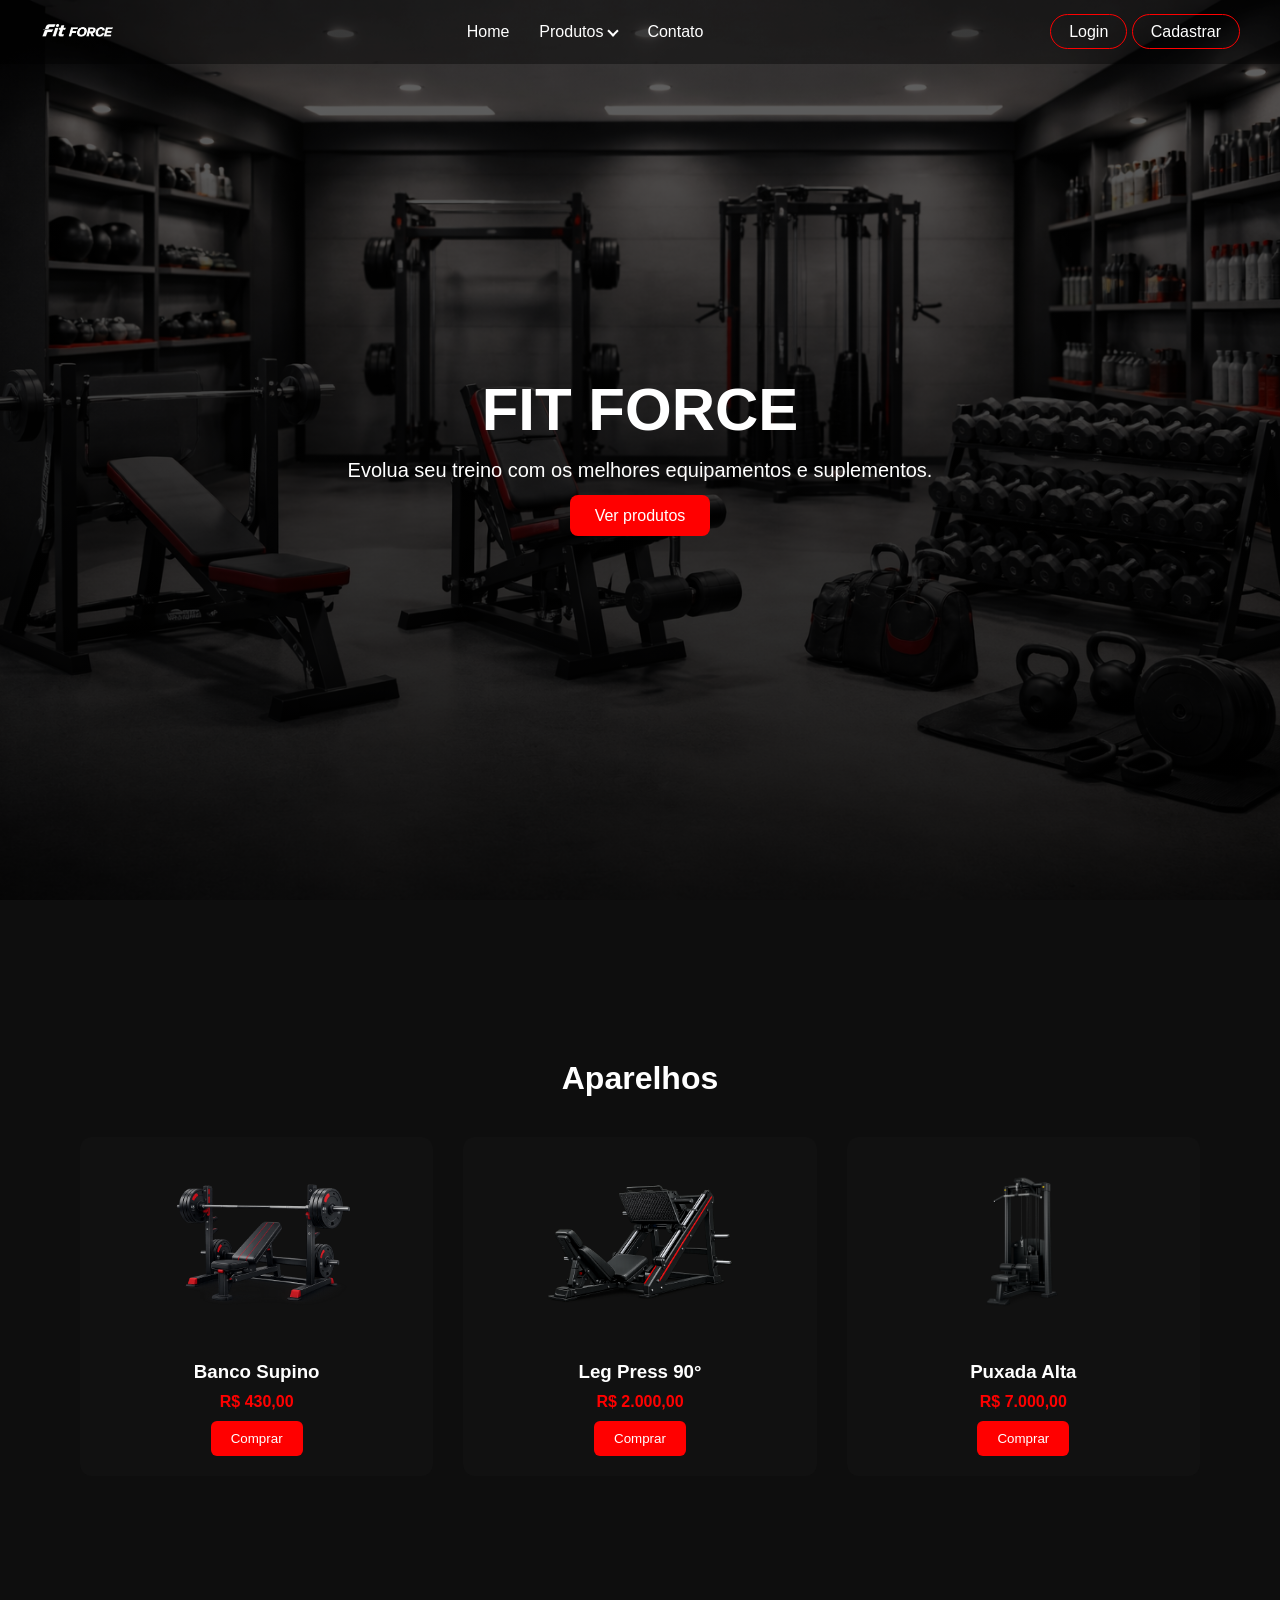
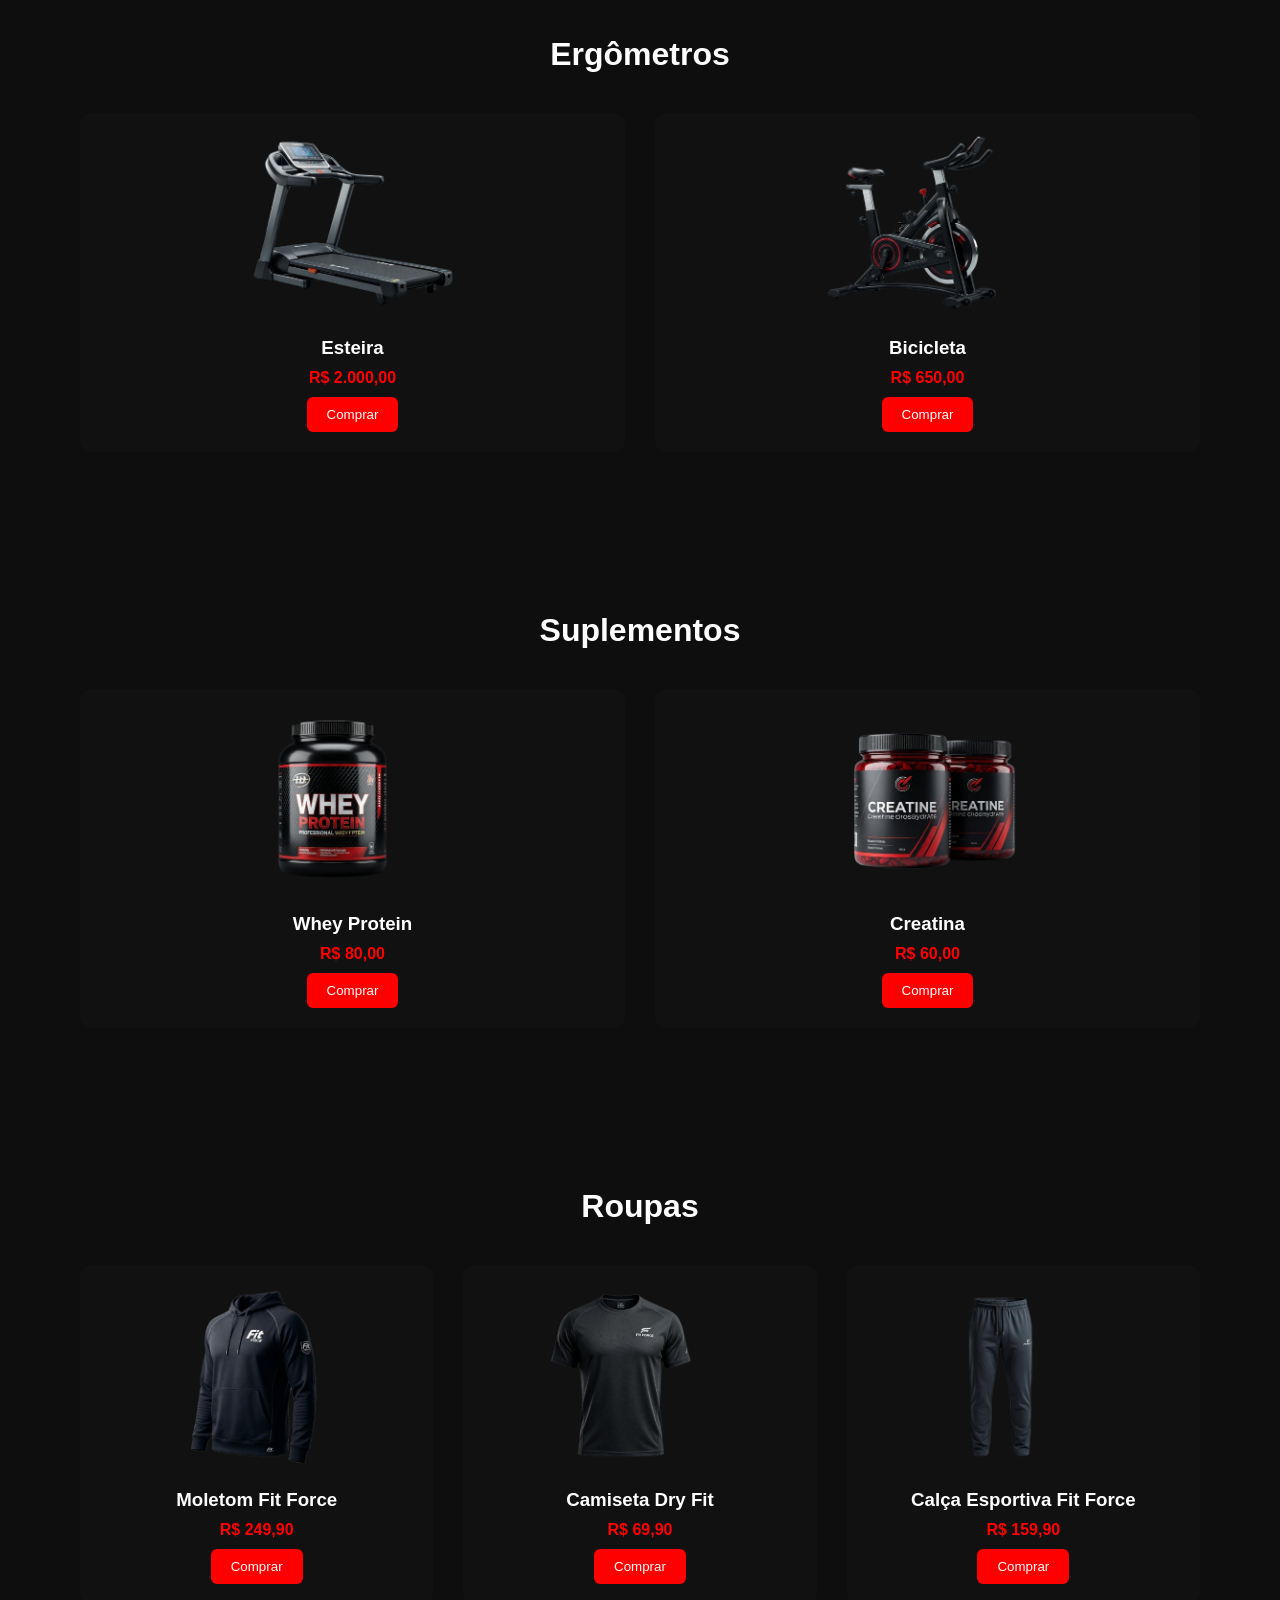
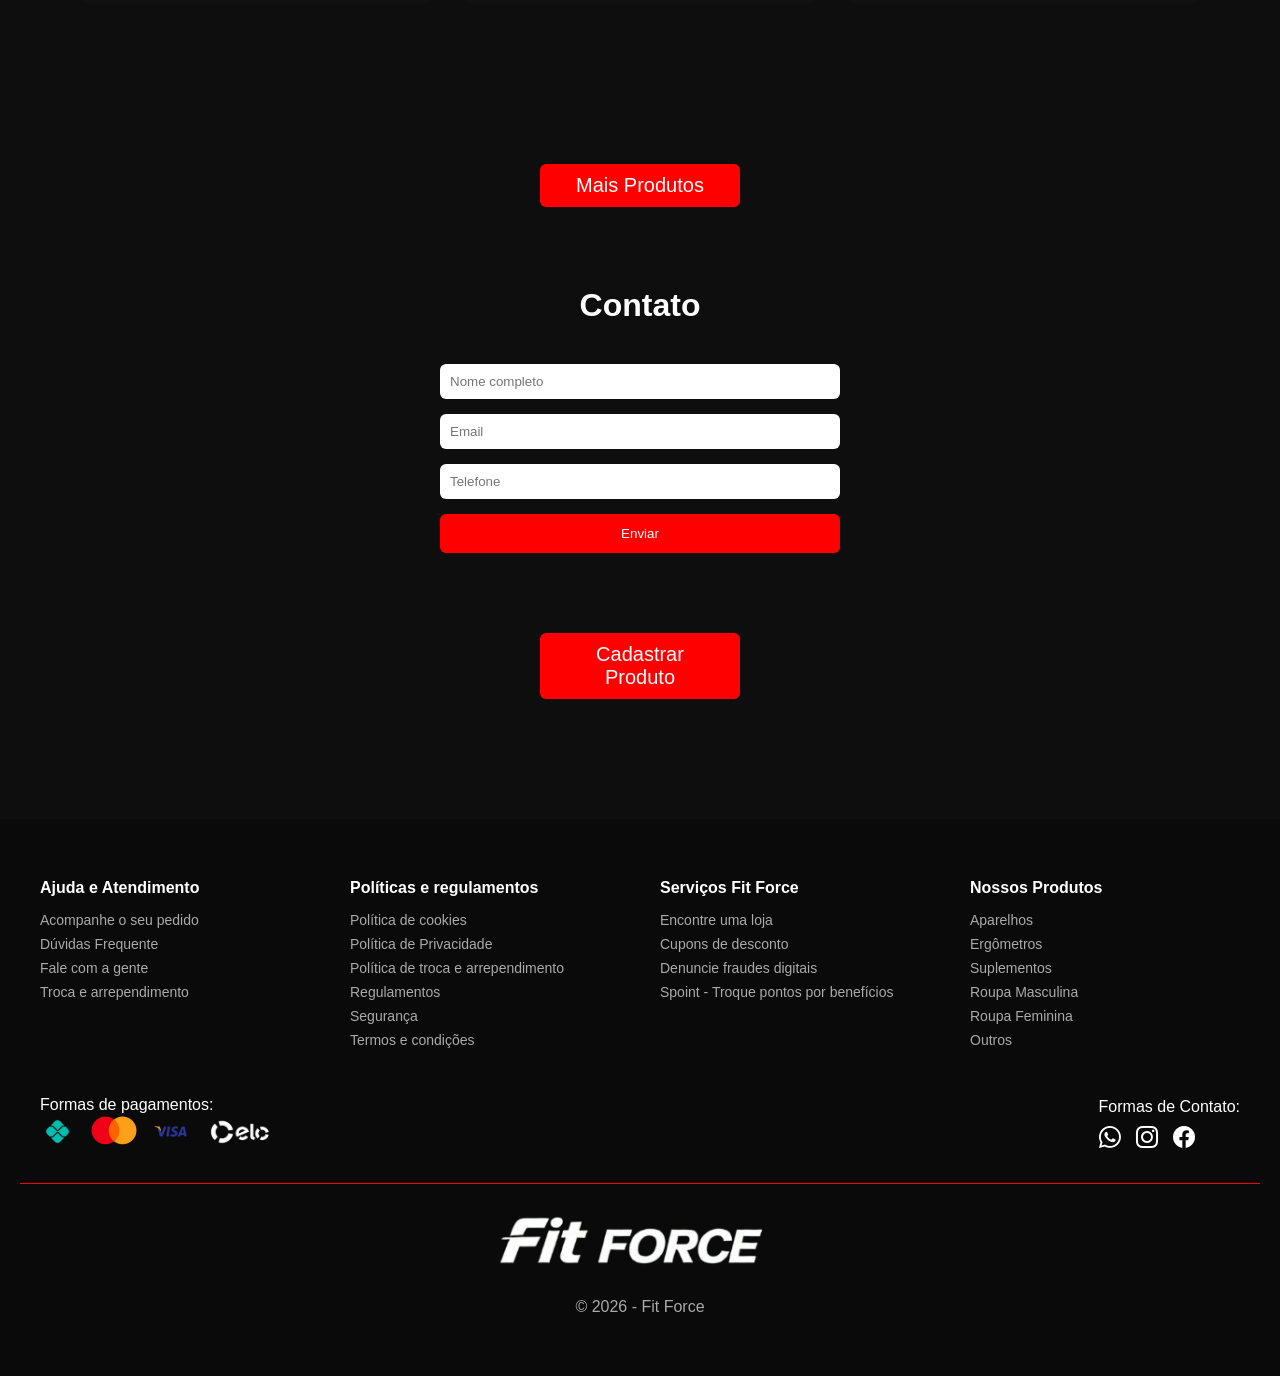
<file: index.html>
<!DOCTYPE html>
<html lang="pt-br">

<head>
  <meta charset="UTF-8">
  <meta name="viewport" content="width=device-width, initial-scale=1.0">
  <title>Fit Force</title>
  <link rel="stylesheet" href="css/style.css">
  <link rel="icon" href="imagens/logo.png">
  <link rel="stylesheet" href="https://cdn.jsdelivr.net/npm/bootstrap-icons@1.11.3/font/bootstrap-icons.min.css" />
</head>

<body>

  <header class="topo">
    <div class="topo-menu">
      <a href="#home">
        <img src="imagens/logo.png" class="logo" alt="Logo Fit Force">
      </a>

      <nav>
        <ul class="menu">
          <li><a href="index.html">Home</a></li>

          <li class="dropdown">
            <a href="#">Produtos<span class="arrow"></span></a>
            <ul class="dropdown-menu">
              <li><a href="#aparelhos">Aparelhos</a></li>
              <li><a href="#ergometros">Ergômetros</a></li>
              <li><a href="#suplementos">Suplementos</a></li>
              <li><a href="#roupas">Roupas</a></li>
              <li><a href="produtos.html">Outros</a></li>
          </li>
        </ul>


        <li><a href="#contato">Contato</a></li>
        </ul>
      </nav>

      <div class="topo-direito">
        <a href="login.html" class="login">Login</a>
        <a href="cadastrar.html" class="cadastrar">Cadastrar</a>
      </div>
    </div>
  </header>
  <section class="hero" id="home">
    <div class="hero-texto">
      <h1>FIT FORCE</h1>
      <p>Evolua seu treino com os melhores equipamentos e suplementos.</p>
      <a href="#produtos" class="btn">Ver produtos</a>
    </div>
  </section>

  <main>

    <section id="produtos">

      <section id="aparelhos">
        <h2>Aparelhos</h2>
        <div class="grid">

          <article class="produto">
            <img src="imagens/supino.png" alt="Banco supino">
            <h3>Banco Supino</h3>
            <p class="preco">R$ 430,00</p>
            <button>Comprar</button>
          </article>

          <article class="produto">
            <img src="imagens/leg.png" alt="Leg press 90 graus">
            <h3>Leg Press 90°</h3>
            <p class="preco">R$ 2.000,00</p>
            <button>Comprar</button>
          </article>

          <article class="produto">
            <img src="imagens/costas.png" alt="Puxada alta">
            <h3>Puxada Alta</h3>
            <p class="preco">R$ 7.000,00</p>
            <button>Comprar</button>
          </article>

        </div>
      </section>

      <section id="ergometros">
        <h2>Ergômetros</h2>
        <div class="grid">

          <article class="produto">
            <img src="imagens/esteira.png" alt="Esteira ergométrica">
            <h3>Esteira</h3>
            <p class="preco">R$ 2.000,00</p>
            <button>Comprar</button>
          </article>

          <article class="produto">
            <img src="imagens/bicicleta.png" alt="Bicicleta ergométrica">
            <h3>Bicicleta</h3>
            <p class="preco">R$ 650,00</p>
            <button>Comprar</button>
          </article>

        </div>
      </section>

      <section id="suplementos">
        <h2>Suplementos</h2>
        <div class="grid">

          <article class="produto">
            <img src="imagens/whey.png" alt="Whey protein">
            <h3>Whey Protein</h3>
            <p class="preco">R$ 80,00</p>
            <button>Comprar</button>
          </article>

          <article class="produto">
            <img src="imagens/creatina.png" alt="Creatina">
            <h3>Creatina</h3>
            <p class="preco">R$ 60,00</p>
            <button>Comprar</button>
          </article>

        </div>
      </section>

      <section id="roupas">
        <h2>Roupas</h2>
        <div class="grid">

          <article class="produto">
            <img src="imagens/moletom.png" alt="moletom">
            <h3>Moletom Fit Force</h3>
            <p class="preco">R$ 249,90</p>
            <button>Comprar</button>
          </article>
          <article class="produto">
            <img src="imagens/camiseta(m).png" alt="moletom">
            <h3>Camiseta Dry Fit</h3>
            <p class="preco">R$ 69,90</p>
            <button>Comprar</button>
          </article>
          <article class="produto">
            <img src="imagens/calca.png" alt="calca">
            <h3>Calça Esportiva Fit Force</h3>
            <p class="preco">R$ 159,90</p>
            <button>Comprar</button>
          </article>
        </div>
      </section>

    </section>

    <p class="saiba-mais"><a href="produtos.html">Mais Produtos</a></p>

    <section id="contato">
      <h2>Contato</h2>

      <form>
        <input type="text" name="nome" placeholder="Nome completo" required>
        <input type="email" name="email" placeholder="Email" required>
        <input type="text" name="telefone" placeholder="Telefone" required>

        <button type="submit">Enviar</button>
      </form>
    </section>

   <p class="saiba-mais"><a href="cadastrar-produto.html">Cadastrar Produto</a></p>

  </main>

  <footer>
    <div class="main-footer">
      <div class="container-footer">
        <div class="row">
          <div class="col-footer">
            <h4>Ajuda e Atendimento</h4>
            <ul class="lista">
              <li>Acompanhe o seu pedido</li>
              <li>Dúvidas Frequente</li>
              <li>Fale com a gente</li>
              <li>Troca e arrependimento</li>
            </ul>
          </div>
          <div class="col-footer">
            <h4>Políticas e regulamentos</h4>
            <ul>
              <li>Política de cookies</li>
              <li>Política de Privacidade</li>
              <li>Política de troca e arrependimento</li>
              <li>Regulamentos</li>
              <li>Segurança</li>
              <li>Termos e condições</li>
            </ul>
          </div>
          <div class="col-footer">
            <h4>Serviços Fit Force</h4>
            <ul>
              <li>Encontre uma loja</li>
              <li>Cupons de desconto</li>
              <li>Denuncie fraudes digitais</li>
              <li>Spoint - Troque pontos por benefícios</li>
            </ul>
          </div>
          <div class="col-footer">
            <h4>Nossos Produtos</h4>
            <ul>
              <li>Aparelhos</li>
              <li>Ergômetros</li>
              <li>Suplementos</li>
              <li>Roupa Masculina</li>
              <li>Roupa Feminina</li>
              <li>Outros</li>
            </ul>
          </div>

        </div>
        <div class="dor-footer">
          <div class="pagamento">
            <p>Formas de pagamentos:</p>
            <img src="imagens/pix.png">
            <img src="imagens/master-card.png">
            <img src="imagens/visa.png">
            <img src="imagens/elo.png">
          </div>
          <div class="contato">
            <p>Formas de Contato:</p>
            <div class="icons">
              <p><i class="bi bi-whatsapp"></i></p>
              <p><i class="bi bi-instagram"></i></p>
              <p><i class="bi bi-facebook"></i></p>
            </div>
          </div>
        </div>
      </div>
      <div class="barra">
        <div class="logo-footer">
          <img src="imagens/logo.png">
        </div>
        <p class="paragrafo-footer">© 2026 - Fit Force</p>
      </div>
  </footer>

  <script>
    window.onscroll = function () {
      const header = document.querySelector('.topo');

      if (window.scrollY > 350) {
        header.classList.add('scrolled');
      } else {
        header.classList.remove('scrolled');
      }
    };
  </script>

</body>

</html>
</file>
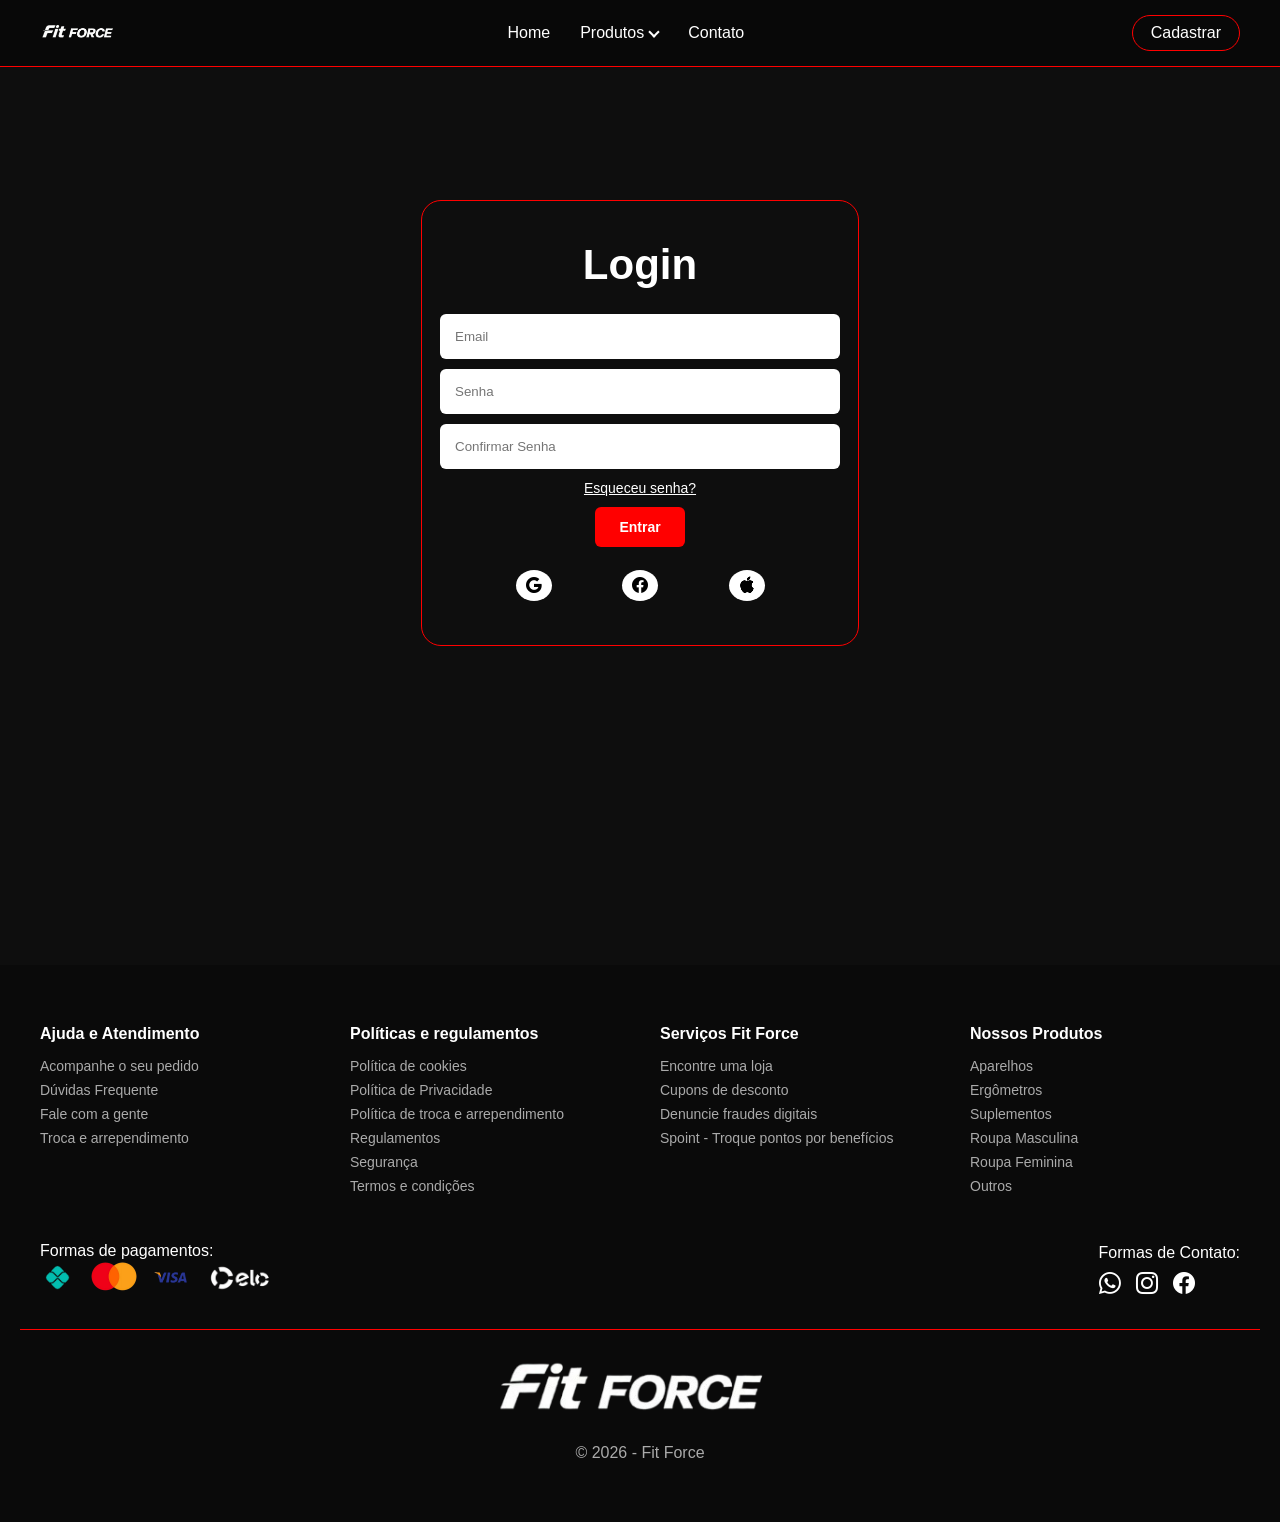
<file: login.html>
<!DOCTYPE html>
<html lang="pt-br">

<head>
    <meta charset="UTF-8">
    <meta name="viewport" content="width=device-width, initial-scale=1.0">
    <title>Login - Fit Foce</title>
    <link rel="stylesheet" href="css/login.css">
    <link rel="stylesheet" href="https://cdn.jsdelivr.net/npm/bootstrap-icons@1.11.3/font/bootstrap-icons.min.css" />
</head>

<body>
    <header class="topo">
        <div class="topo-menu">
            <a href="#home">
                <img src="imagens/logo.png" class="logo" alt="Logo Fit Force">
            </a>

            <nav>
                <ul class="menu">
                    <li><a href="index.html">Home</a></li>

                    <li class="dropdown">
                        <a href="#">Produtos<span class="arrow"></span></a>
                        <ul class="dropdown-menu">
                            <li><a href="#aparelhos">Aparelhos</a></li>
                            <li><a href="#ergometros">Ergômetros</a></li>
                            <li><a href="#suplementos">Suplementos</a></li>
                            <li><a href="produtos.html #roupas">Roupas</a></li>
                            <li><a href="produtos.html">Outros</a></li>
                        </ul>
                    </li>

                    <li><a href="index.html">Contato</a></li>
                </ul>
            </nav>

            <a href="cadastrar.html" class="cadastrar">Cadastrar</a>
        </div>
    </header>
    <main>
        <section class="login">
            <from>
                <h2>Login</h2>


                <input type="email" placeholder="Email">
                <input type="password" placeholder="Senha">
                <input type="password" placeholder="Confirmar Senha">

                <a href="#">Esqueceu senha?</a>

                <br>
                <button type="submit" class="botao"><a href="index.html">Entrar</a></button>
                <div class="opcoes">
                    <p> <i class="bi bi-google"></i></p>
                    <P><i class="bi bi-facebook"></i></P>
                    <p><i class="bi bi-apple"></i></p>
                </div>
            </from>
        </section>
    </main>
     <footer>
        <div class="main-footer">
            <div class="container-footer">
                <div class="row">
                    <div class="col-footer">
                        <h4>Ajuda e Atendimento</h4>
                        <ul class="lista">
                            <li>Acompanhe o seu pedido</li>
                            <li>Dúvidas Frequente</li>
                            <li>Fale com a gente</li>
                            <li>Troca e arrependimento</li>
                        </ul>
                    </div>
                    <div class="col-footer">
                        <h4>Políticas e regulamentos</h4>
                        <ul>
                            <li>Política de cookies</li>
                            <li>Política de Privacidade</li>
                            <li>Política de troca e arrependimento</li>
                            <li>Regulamentos</li>
                            <li>Segurança</li>
                            <li>Termos e condições</li>
                        </ul>
                    </div>
                    <div class="col-footer">
                        <h4>Serviços Fit Force</h4>
                        <ul>
                            <li>Encontre uma loja</li>
                            <li>Cupons de desconto</li>
                            <li>Denuncie fraudes digitais</li>
                            <li>Spoint - Troque pontos por benefícios</li>
                        </ul>
                    </div>
                    <div class="col-footer">
                        <h4>Nossos Produtos</h4>
                        <ul>
                            <li>Aparelhos</li>
                            <li>Ergômetros</li>
                            <li>Suplementos</li>
                            <li>Roupa Masculina</li>
                            <li>Roupa Feminina</li>
                            <li>Outros</li>
                        </ul>
                    </div>

                </div>
                <div class="dor-footer">
                    <div class="pagamento">
                        <p>Formas de pagamentos:</p>
                        <img src="imagens/pix.png">
                        <img src="imagens/master-card.png">
                        <img src="imagens/visa.png">
                        <img src="imagens/elo.png">
                    </div>
                    <div class="contato">
                        <p>Formas de Contato:</p>
                        <div class="icons">
                        <p><i class="bi bi-whatsapp"></i></p>
                        <p><i class="bi bi-instagram"></i></p>
                        <p><i class="bi bi-facebook"></i></p>
                    </div>
                    </div>
                </div>
            </div>
            <div class="barra">
                <div class="logo-footer">
                    <img src="imagens/logo.png">
                </div>
                <p class="paragrafo-footer">© 2026 - Fit Force</p>
            </div>
    </footer>
</body>

</html>
</file>
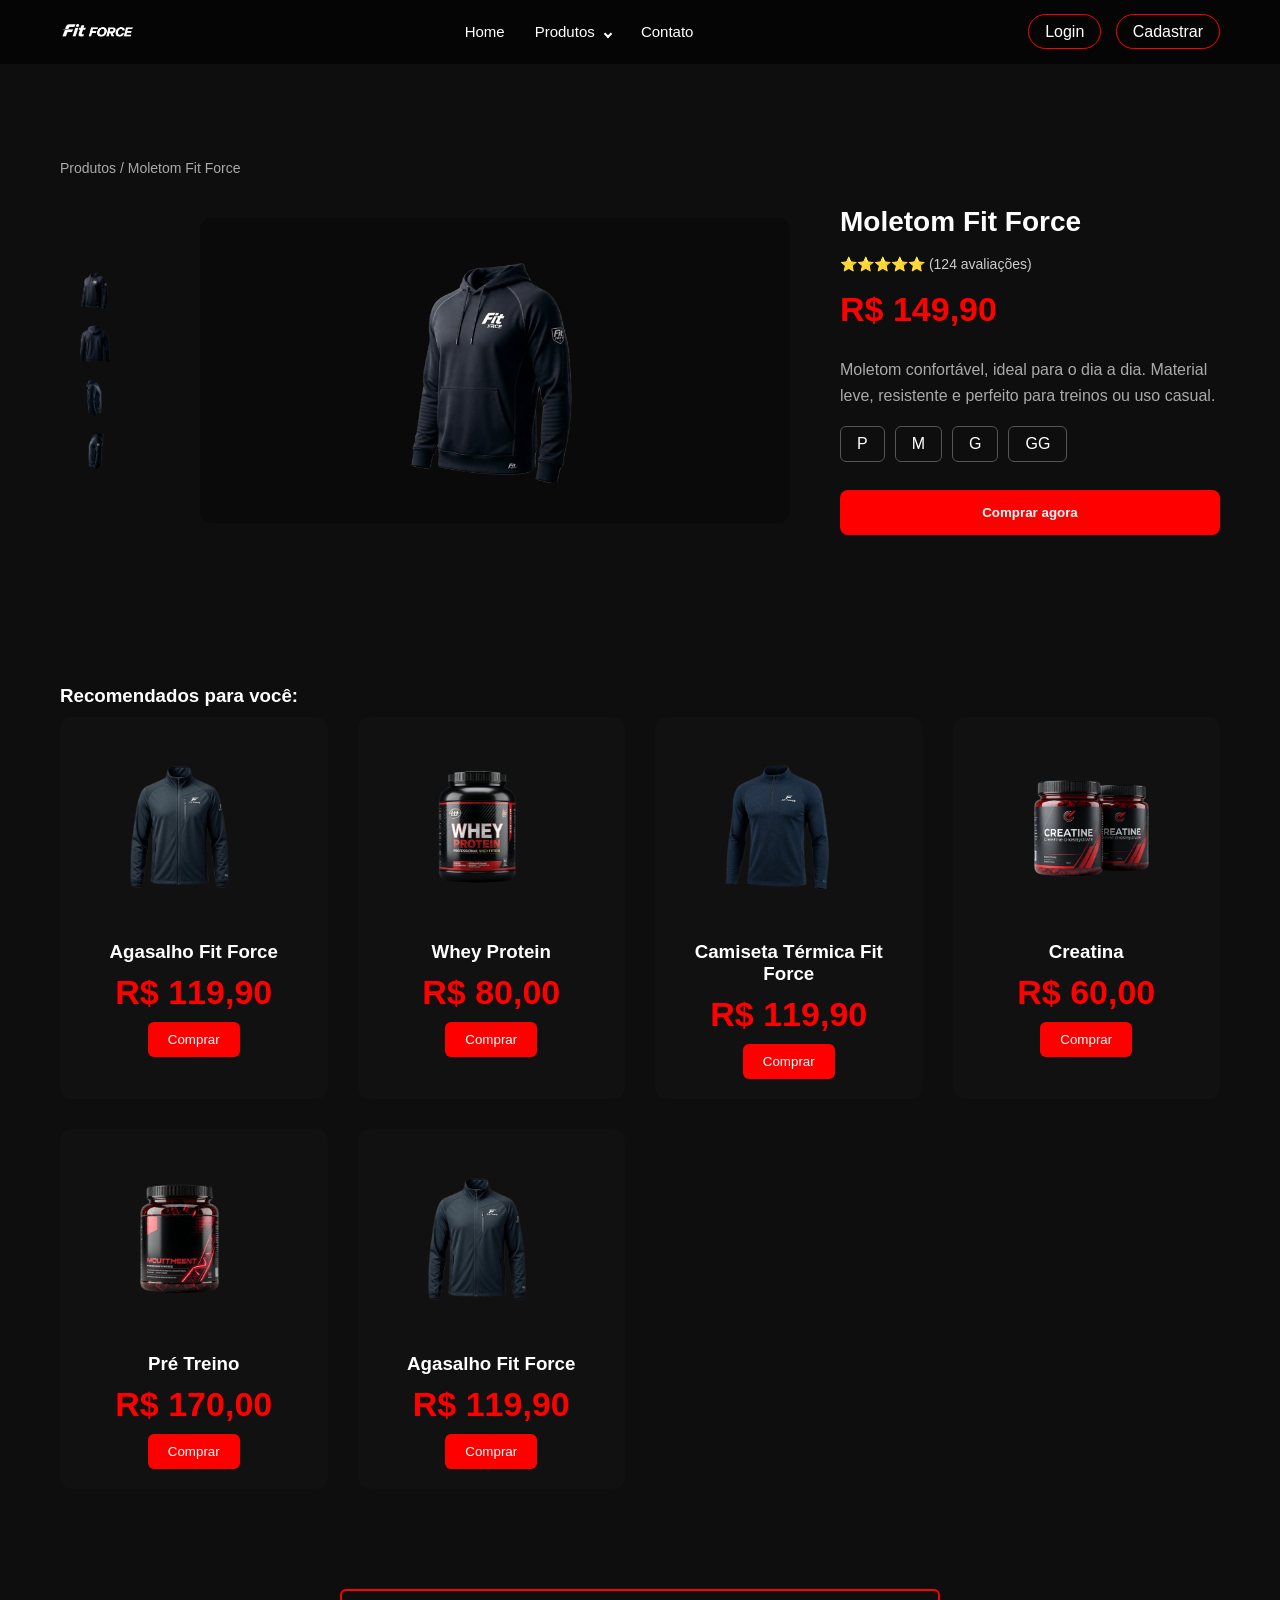
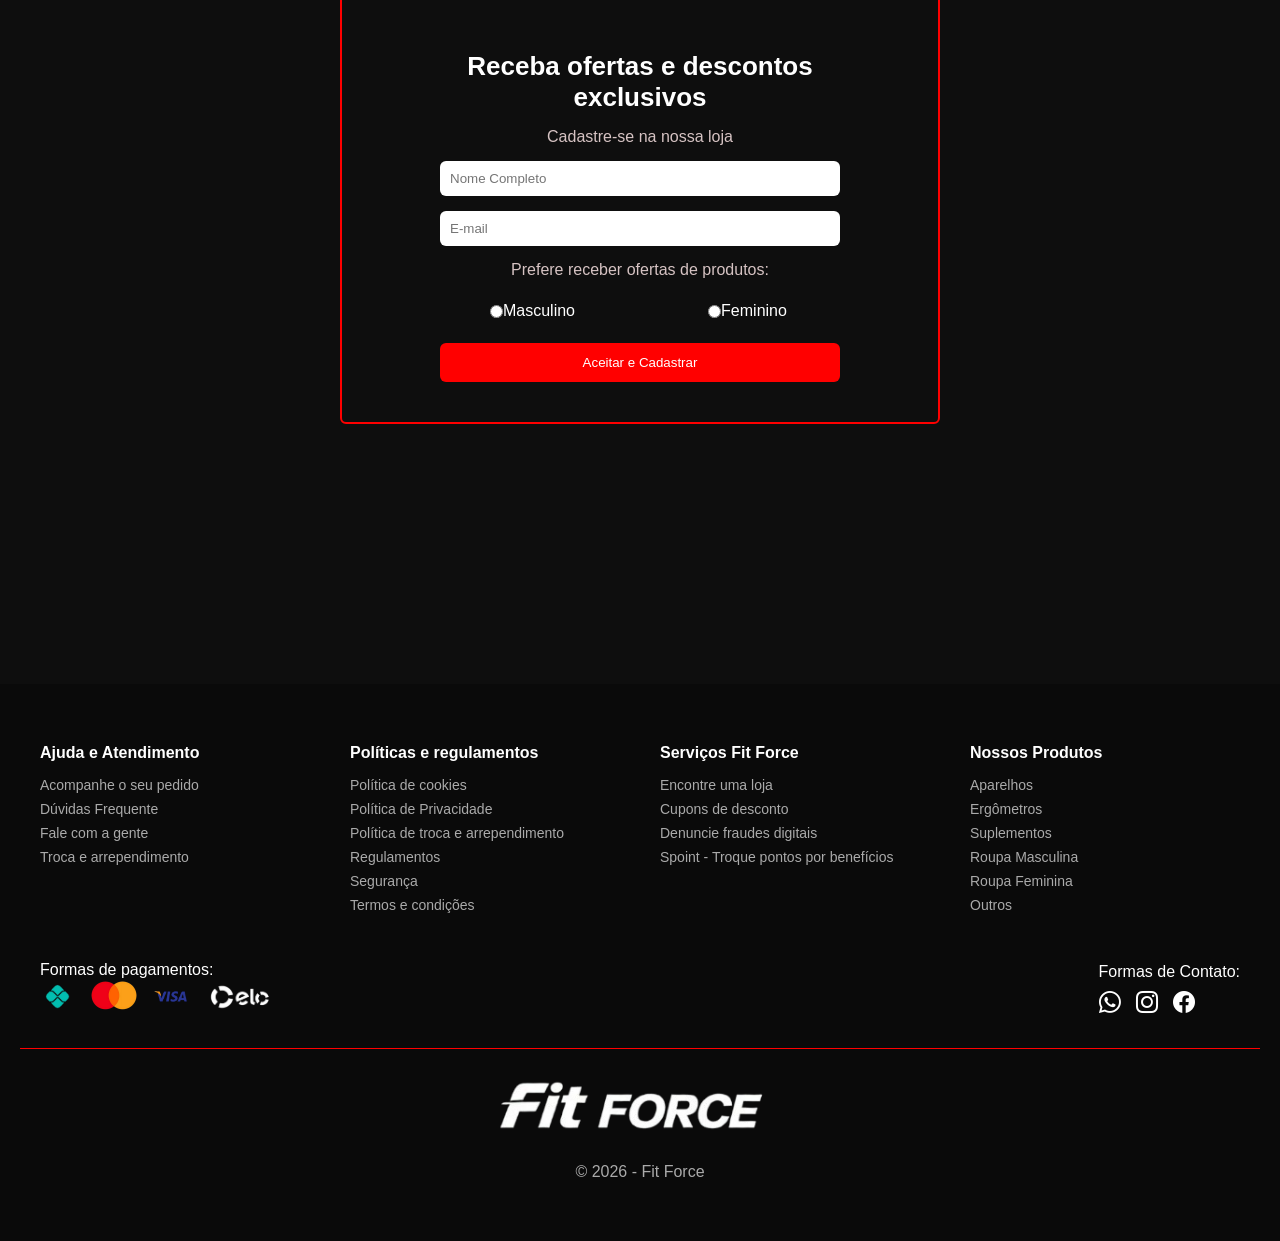
<file: verificacao_produto.html>
<!DOCTYPE html>
<html lang="pt-br">

<head>
    <meta charset="UTF-8">
    <meta name="viewport" content="width=device-width, initial-scale=1.0">
    <title>Produto - Fit Force</title>

    <link rel="stylesheet" href="css/verificacao_produto.css">
    <link rel="icon" href="imagens/logo.png">
    <link rel="stylesheet" href="https://cdn.jsdelivr.net/npm/bootstrap-icons@1.11.3/font/bootstrap-icons.min.css" />
</head>

<body>

    <header class="topo">
        <div class="topo-menu">

            <a href="index.html">
                <img src="imagens/logo.png" class="logo">
            </a>

            <nav>
                <ul class="menu">
                    <li><a href="index.html">Home</a></li>

                    <li class="dropdown">
                        <a href="#">Produtos <span class="arrow"></span></a>

                        <ul class="dropdown-menu">
                            <li><a href="#aparelhos">Aparelhos</a></li>
                            <li><a href="#ergometros">Ergômetros</a></li>
                            <li><a href="#suplementos">Suplementos</a></li>
                            <li><a href="#roupas">Roupas</a></li>
                            <li><a href="#">Outros</a></li>
                        </ul>
                    </li>

                    <li><a href="#">Contato</a></li>
                </ul>
            </nav>

            <div class="topo-direito">
                <a href="#" class="login">Login</a>
                <a href="#" class="cadastrar">Cadastrar</a>
            </div>

        </div>
    </header>

    <main class="container">

        <p class="caminho-produtos">
            <a href="produtos.html">Produtos</a> / Moletom Fit Force
        </p>

        <section class="produto">

            <div class="miniaturas">
                <img src="imagens/moletom.png" onclick="trocarImagem(this)">
                <img src="imagens/moletom-traseiro.png" onclick="trocarImagem(this)">
                <img src="imagens/moletom-ldireito.png" onclick="trocarImagem(this)">
                <img src="imagens/moletom-lesquerdo.png" onclick="trocarImagem(this)">
            </div>

            <div class="img-principal">
                <img id="imgPrincipal" src="imagens/moletom.png">
            </div>

            <div class="info">

                <h2>Moletom Fit Force</h2>

                <div class="avaliacao">
                    ⭐⭐⭐⭐⭐ <span>(124 avaliações)</span>
                </div>

                <p class="preco">R$ 149,90</p>

                <p class="descricao">
                    Moletom confortável, ideal para o dia a dia.
                    Material leve, resistente e perfeito para treinos ou uso casual.
                </p>

                <div class="tamanhos">
                    <span>P</span>
                    <span>M</span>
                    <span>G</span>
                    <span>GG</span>
                </div>

                <button class="comprar">Comprar agora</button>

            </div>

        </section>
        <section class="produtos-recomendados">
            <h3>Recomendados para você:</h3>

            <div class="grid">
                <article class="ver-produto">
                    <img src="imagens/agasalho.png" alt="agasalho">
                    <h3>Agasalho Fit Force</h3>
                    <p class="preco">R$ 119,90</p>
                    <button>Comprar</button>
                </article>

                <article class="ver-produto">
                    <img src="imagens/whey.png" alt="Whey protein">
                    <h3>Whey Protein</h3>
                    <p class="preco">R$ 80,00</p>
                    <button>Comprar</button>
                </article>

                <article class="ver-produto">
                    <img src="imagens/camiseta-termica.png" alt="termico">
                    <h3>Camiseta Térmica Fit Force</h3>
                    <p class="preco">R$ 119,90</p>
                    <button>Comprar</button>
                </article>

                <article class="ver-produto">
                    <img src="imagens/creatina.png" alt="Creatina">
                    <h3>Creatina</h3>
                    <p class="preco">R$ 60,00</p>
                    <button>Comprar</button>
                </article>

                <article class="ver-produto">
                    <img src="imagens/preTreino.png" alt="pre-treino">
                    <h3>Pré Treino</h3>
                    <p class="preco">R$ 170,00</p>
                    <button>Comprar</button>
                </article>

                <article class="ver-produto">
                    <img src="imagens/agasalho.png" alt="agasalho">
                    <h3>Agasalho Fit Force</h3>
                    <p class="preco">R$ 119,90</p>
                    <button>Comprar</button>
                </article>
            </div>
        </section>
        <section class="cupons">
            <form>
                <h3>Receba ofertas e descontos exclusivos</h3>
                <p>Cadastre-se na nossa loja</p>

                <input type="text" placeholder="Nome Completo">
                <input type="email" placeholder="E-mail">

                <p>Prefere receber ofertas de produtos:</p>

                <div class="marcar">
                    <label>
                        <input type="radio" class="radio">
                        <div class="radio-texto">Masculino</div>
                    </label>
                    <label>
                        <input type="radio" class="radio">
                        <div class="radio-texto-feminino">Feminino</div>
                    </label>
                </div>

                <button>Aceitar e Cadastrar</button>
                
            </form>
        </section>
    </main>
    <footer>
        <div class="main-footer">
            <div class="container-footer">
                <div class="row">
                    <div class="col-footer">
                        <h4>Ajuda e Atendimento</h4>
                        <ul class="lista">
                            <li>Acompanhe o seu pedido</li>
                            <li>Dúvidas Frequente</li>
                            <li>Fale com a gente</li>
                            <li>Troca e arrependimento</li>
                        </ul>
                    </div>
                    <div class="col-footer">
                        <h4>Políticas e regulamentos</h4>
                        <ul>
                            <li>Política de cookies</li>
                            <li>Política de Privacidade</li>
                            <li>Política de troca e arrependimento</li>
                            <li>Regulamentos</li>
                            <li>Segurança</li>
                            <li>Termos e condições</li>
                        </ul>
                    </div>
                    <div class="col-footer">
                        <h4>Serviços Fit Force</h4>
                        <ul>
                            <li>Encontre uma loja</li>
                            <li>Cupons de desconto</li>
                            <li>Denuncie fraudes digitais</li>
                            <li>Spoint - Troque pontos por benefícios</li>
                        </ul>
                    </div>
                    <div class="col-footer">
                        <h4>Nossos Produtos</h4>
                        <ul>
                            <li>Aparelhos</li>
                            <li>Ergômetros</li>
                            <li>Suplementos</li>
                            <li>Roupa Masculina</li>
                            <li>Roupa Feminina</li>
                            <li>Outros</li>
                        </ul>
                    </div>

                </div>
                <div class="dor-footer">
                    <div class="pagamento">
                        <p>Formas de pagamentos:</p>
                        <img src="imagens/pix.png">
                        <img src="imagens/master-card.png">
                        <img src="imagens/visa.png">
                        <img src="imagens/elo.png">
                    </div>
                    <div class="contato">
                        <p>Formas de Contato:</p>
                        <div class="icons">
                            <p><i class="bi bi-whatsapp"></i></p>
                            <p><i class="bi bi-instagram"></i></p>
                            <p><i class="bi bi-facebook"></i></p>
                        </div>
                    </div>
                </div>
            </div>
            <div class="barra">
                <div class="logo-footer">
                    <img src="imagens/logo.png">
                </div>
                <p class="paragrafo-footer">© 2026 - Fit Force</p>
            </div>
    </footer>
    <script>
        function trocarImagem(el) {
            document.getElementById("imgPrincipal").src = el.src;

            document.querySelectorAll(".miniaturas img").forEach(img => {
                img.classList.remove("active");
            });

            el.classList.add("active");
        }
    </script>

</body>

</html>
</file>
<file: css/style.css>
* {
  margin: 0;
  padding: 0;
  box-sizing: border-box;
  font-family: "Inter", sans-serif;
}

html {
  scroll-behavior: smooth;
}

body {
  background: #0e0e0e;
  color: white;
}

.topo {
  position: fixed;
  top: 0;
  width: 100%;
  padding: 15px 40px;
  background: rgba(0, 0, 0, 0.4);
  z-index: 1000;
}

.topo.scrolled {
    background-color: #0e0e0e;
    transition: ease-in-out 0.3s;
}

.topo-menu {
  display: flex;
  align-items: center;
  justify-content: space-between;
}

.logo {
  width: 80px;
}

.menu {
  list-style: none;
  display: flex;
  gap: 30px;
}

.menu a {
  color: white;
  text-decoration: none;
  font-weight: 500;
  position: relative;
}

.menu a::after {
  content: "";
  position: absolute;
  left: 0;
  bottom: -5px;
  width: 0%;
  height: 2px;
  background: red;
  transition: 0.3s;
}

.menu a:hover::after {
  width: 100%;
}

.dropdown {
  position: relative;
}

.dropdown-menu {
  position: absolute;
  top: 120%;
  left: 0;
  background: #111;
  border-radius: 8px;
  list-style: none;
  padding: 10px 0;
  min-width: 180px;
  display: none;
}

.dropdown-menu li {
  padding: 10px 20px;
}

.dropdown-menu li:hover {
  background: red;
}

.dropdown-menu a {
  color: white;
}

.dropdown:hover .dropdown-menu {
  display: block;
}

.arrow {
  display: inline-block;
  border: 1px solid white;
  border-width: 0 2px 2px 0;
  padding: 3px;
  margin-left: 6px;
  margin-bottom: 2px;
  transform: rotate(45deg);
}

.login {
  border: 1px solid red;
  padding: 8px 18px;
  border-radius: 20px;
  text-decoration: none;
  color: white;
  transition: 0.3s;
}

.login:hover {
  background: red;
}

.cadastrar {
  text-decoration: none;
  border: 1px solid red;
  padding: 8px 18px;
  border-radius: 20px;
  color: white;
  transition: 0.3s;
}

.cadastrar:hover {
  background: red;
}

.hero {
  height: 100vh;
  background: linear-gradient(rgba(0,0,0,0.6), rgba(0,0,0,0.9)),
              url(../imagens/fundo-home.png) center/cover;
  display: flex;
  align-items: center;
  justify-content: center;
  text-align: center;
}

.hero-texto h1 {
  font-size: 60px;
}

.hero-texto p {
  margin: 15px 0;
  font-size: 20px;
  margin-bottom: 25px;
}

.btn {
  background: red;
  padding: 12px 25px;
  border-radius: 8px;
  text-decoration: none;
  color: white;
  transition: 0.3s;
}

.btn:hover {
  background-color: darkred;
}

section {
  padding: 80px 40px;
}

h2 {
  text-align: center;
  margin-bottom: 40px;
  font-size: 32px;
}

.grid {
  display: grid;
  grid-template-columns: repeat(auto-fit, minmax(220px, 1fr));
  gap: 30px;
}

.produto {
  background: #111;
  padding: 20px;
  border-radius: 12px;
  text-align: center;
  transition: 0.3s;
}

.produto:hover {
  transform: translateY(-5px);
  box-shadow: 0 0 15px red;
}

.produto img {
  width: 100%;
  height: 180px;
  object-fit: contain;
  margin-bottom: 10px;
}

.produto h3 {
  margin: 10px 0;
}

.preco {
  color: red;
  font-weight: bold;
  margin-bottom: 10px;
}

.grid-catalogo {
  display: grid;
  grid-template-columns: repeat(2, 1fr);
}

.grid-catalogo img {
  border-radius: 15px;
  height: 50vh;
}

.produto button {
  background: red;
  border: none;
  padding: 10px 20px;
  color: white;
  border-radius: 6px;
  cursor: pointer;
  transition: 0.3s;
}

.produto button:hover {
  background: darkred;
}

.saiba-mais {
  text-align: center;
  padding: 10px 20px;
  cursor: pointer;
  background: red;
  border-radius: 6px;
  max-width: 200px;
  margin: 0 auto;
}

.saiba-mais:hover {
  transform: scale(1.05);
  transition: 0.3s ease;
  background: darkred;
}

.saiba-mais a {
  text-decoration: none;
  color: white;
  font-size: 20px;
}

#contato {
  text-align: center;
}

form {
  margin-top: 20px;
  display: flex;
  flex-direction: column;
  gap: 15px;
  max-width: 400px;
  margin-left: auto;
  margin-right: auto;
}

input {
  padding: 10px;
  border-radius: 6px;
  border: none;
}

form button {
  background: red;
  color: white;
  border: none;
  padding: 12px;
  border-radius: 6px;
  cursor: pointer;
}

form button:hover {
  background: darkred;
}

.cadastro-produto {
  text-align: center;
  padding: 10px 20px;
  cursor: pointer;
  background: red;
  border-radius: 6px;
  max-width: 200px;
  margin: 0 auto;
}

.cadastro-produto:hover {
  transform: scale(1.05);
  transition: 0.3s ease;
  background-color: darkred;
}

.cadastro-produto a {
  text-decoration: none;
  color: white;
  font-weight: bold;
}

.main-footer {
    background: #0a0a0a;
    margin-top: 120px;
    padding: 60px 20px;
}

.container-footer {
    max-width: 1200px;
    margin: auto;
}

.row {
    display: grid;
    grid-template-columns: repeat(4, 1fr);
    gap: 40px;
}

.col-footer h4 {
    margin-bottom: 15px;
}

.col-footer li {
    list-style: none;
    margin: 8px 0;
    font-size: 14px;
    color: #aaa;
    cursor: pointer;
}

.col-footer li:hover {
    color: red;
}

.dor-footer {
    display: flex;
    justify-content: space-between;
    margin-top: 40px;
    align-items: center;
}

.pagamento img {
    height: 35px;
    margin-right: 10px;
}

.icons {
    margin-top: 10px;
    display: flex;
}

.icons i {
    font-size: 22px;
    margin-right: 15px;
    cursor: pointer;
    transition: 0.3s;
}

.icons i:hover {
    color: red;
}

.barra {
    border-top: 1px solid red;
    text-align: center;

    margin-top: 30px;
    color: #aaa;
}


.logo-footer img {
    height: 110px;
}
</file>
<file: css/login.css>
* {
    margin: 0;
    padding: 0;
    box-sizing: border-box;
    font-family: "Inter", sans-serif;
}

html {
    scroll-behavior: smooth;
}

body {
    background: #0e0e0e;
    color: white;
}

.topo {
    position: fixed;
    top: 0;
    width: 100%;
    padding: 15px 40px;
    background: rgba(0, 0, 0, 0.4);
    z-index: 1000;
    border-bottom: 1px solid red;
}

.topo.scrolled {
    background-color: #0e0e0e;
    transition: ease-in-out 0.3s;
}

.topo-menu {
    display: flex;
    align-items: center;
    justify-content: space-between;
}

.logo {
    width: 80px;
}

.menu {
    flex: 1;
    list-style: none;
    display: flex;
    gap: 30px;
}

.menu a {
    color: white;
    text-decoration: none;
    font-weight: 500;
    position: relative;
}

.menu a::after {
    content: "";
    position: absolute;
    left: 0;
    bottom: -5px;
    width: 0%;
    height: 2px;
    background: red;
    transition: 0.3s;
}

.menu a:hover::after {
    width: 100%;
}

.dropdown {
    position: relative;
}

.dropdown-menu {
    position: absolute;
    top: 120%;
    left: 0;
    background: #111;
    border-radius: 8px;
    list-style: none;
    padding: 10px 0;
    min-width: 180px;
    display: none;
}

.dropdown-menu li {
    padding: 10px 20px;
}

.dropdown-menu li:hover {
    background: red;
}

.dropdown-menu a {
    color: white;
}

.dropdown:hover .dropdown-menu {
    display: block;
}

.arrow {
    display: inline-block;
    border: 1px solid white;
    border-width: 0 2px 2px 0;
    padding: 3px;
    margin-left: 6px;
    margin-bottom: 2px;
    transform: rotate(45deg);
}

.cadastrar {
    border: 1px solid red;
    padding: 8px 18px;
    border-radius: 20px;
    text-decoration: none;
    color: white;
    transition: 0.3s;
}

.cadastrar:hover {
    background: red;
}

main {
    min-height: calc(105vh - 100px);
    display: flex;
    justify-content: center;
    align-items: center;
    flex-direction: column;
    text-align: center;
}

h2 {
    font-size: 42px;
    margin-bottom: 25px;
}

.login {
    border: 1px solid red;
    padding: 40px 18px;
    border-radius: 20px;
    text-decoration: none;
    color: white;
    transition: 0.3s;
}


input {
  max-width: 1200px;
  width: 400px;
  padding: 15px;
  border-radius: 6px;
  border: none;
  display: flex;
  margin-bottom: 10px;
}

.botao {
  background: red;
  color: white;
  border: none;
  padding: 12px;
  font-weight: bold;
  width: 90px;
  border-radius: 6px;
  cursor: pointer;
  margin-top: 10px;
}

.botao:hover {
  background: darkred;
  color: #fff;
}

.botao a {
    text-decoration: none;
}

.login a {
    font-size: 14px;
    margin-top: 10px;
    color: white;
}

.opcoes {
    margin-top: 20px;
    color: black;
    padding: 10px 5px;
    display: flex;
    justify-content: space-evenly;
}

.opcoes i {
    width: 100px;
    height: 100px;
    background: #fff;
    border-radius: 50%;
    padding: 7px 10px;
}

.opcoes i:hover {
    background: red;
    color: white;
    transform: scale(1.05);
    transition: 0.3s ease;
}

.main-footer {
    background: #0a0a0a;
    margin-top: 120px;
    padding: 60px 20px;
}

.container-footer {
    max-width: 1200px;
    margin: auto;
}

.row {
    display: grid;
    grid-template-columns: repeat(4, 1fr);
    gap: 40px;
}

.col-footer h4 {
    margin-bottom: 15px;
}

.col-footer li {
    list-style: none;
    margin: 8px 0;
    font-size: 14px;
    color: #aaa;
    cursor: pointer;
}

.col-footer li:hover {
    color: red;
}

.dor-footer {
    display: flex;
    justify-content: space-between;
    margin-top: 40px;
    align-items: center;
}

.pagamento img {
    height: 35px;
    margin-right: 10px;
}

.icons {
    margin-top: 10px;
    display: flex;
}

.icons i {
    font-size: 22px;
    margin-right: 15px;
    cursor: pointer;
    transition: 0.3s;
}

.icons i:hover {
    color: red;
}

.barra {
    border-top: 1px solid red;
    text-align: center;

    margin-top: 30px;
    color: #aaa;
}


.logo-footer img {
    height: 110px;
}
</file>
<file: css/verificacao_produto.css>
* {
    margin: 0;
    padding: 0;
    box-sizing: border-box;
    font-family: "Inter", sans-serif;
}

body {
    background: #0e0e0e;
    color: white;
}


.topo {
    position: fixed;
    top: 0;
    width: 100%;
    padding: 15px 60px;
    background: rgba(0,0,0,0.6);
    backdrop-filter: blur(12px);
    z-index: 1000;
}

.topo-menu {
    display: flex;
    align-items: center;
    justify-content: space-between;
}

.logo {
    width: 80px;
}

.menu {
    display: flex;
    list-style: none;
    gap: 30px;
}

.menu a {
    color: white;
    text-decoration: none;
    position: relative;
    font-size: 15px;
}

.menu a::after {
    content: "";
    position: absolute;
    width: 0%;
    height: 2px;
    background: red;
    bottom: -5px;
    left: 0;
    transition: 0.3s;
}

.menu a:hover::after {
    width: 100%;
}

/* DROPDOWN */

.dropdown {
    position: relative;
}

.dropdown-menu {
    position: absolute;
    top: 120%;
    background: #111;
    padding: 10px 0;
    border-radius: 8px;
    display: none;
    min-width: 180px;
}

.dropdown-menu li {
    padding: 10px 20px;
}

.dropdown-menu li:hover {
    background: red;
}

.dropdown:hover .dropdown-menu {
    display: block;
}

/* SETA */

.arrow {
    display: inline-block;
    width: 6px;
    height: 6px;
    border-right: 2px solid white;
    border-bottom: 2px solid white;
    transform: rotate(45deg);
    margin-left: 6px;
    transition: 0.3s;
}

.dropdown:hover .arrow {
    transform: rotate(-135deg);
}

.topo-direito a {
    border: 1px solid red;
    padding: 8px 16px;
    border-radius: 20px;
    margin-left: 10px;
    text-decoration: none;
    color: white;
    transition: 0.3s;
}

.topo-direito a:hover {
    background: red;
    box-shadow: 0 0 10px red;
}

.container {
    max-width: 1200px;
    margin: 140px auto;
    padding: 20px;
}

.caminho-produtos {
    font-size: 14px;
    margin-bottom: 30px;
    color: #aaa;
}

.caminho-produtos a {
    text-decoration: none;
    color: #aaa;
}

.produto {
    display: grid;
    grid-template-columns: 90px 1fr 380px;
    gap: 50px;
    align-items: center;
}

.miniaturas {
    display: flex;
    flex-direction: column;
    gap: 12px;
}

.miniaturas img {
    width: 70px;
    border-radius: 8px;
    cursor: pointer;
    border: 2px solid transparent;
    transition: 0.3s;
}

.miniaturas img:hover,
.miniaturas img.active {
    border: 2px solid red;
    transition: 0.3s ease;
}

.img-principal {
    background: #0a0a0a;
    padding: 40px;
    border-radius: 12px;
    display: flex;
    justify-content: center;
}

.img-principal img {
    max-width: 400px;
    transition: 0.3s;
}

.img-principal img:hover {
    transform: scale(1.05);
}

.info {
    display: flex;
    flex-direction: column;
    gap: 18px;
}

.info h2 {
    font-size: 28px;
}

.avaliacao {
    color: #ccc;
    font-size: 14px;
}

.preco {
    font-size: 34px;
    font-weight: bold;
}

.descricao {
    color: #aaa;
    line-height: 1.6;
}

.tamanhos {
    display: flex;
    gap: 10px;
}

.tamanhos span {
    border: 1px solid #555;
    padding: 8px 16px;
    cursor: pointer;
    border-radius: 6px;
    transition: 0.3s;
}

.tamanhos span:hover {
    border-color: red;
    color: red;
}

.comprar {
    margin-top: 10px;
    padding: 15px;
    border: none;
    background: red;
    color: white;
    border-radius: 8px;
    cursor: pointer;
    font-weight: bold;
    transition: 0.3s;
}

.comprar:hover {
    background: #cc0000;
    box-shadow: 0 0 10px red;
}

.produtos-recomendados h3 {
    margin-top: 150px;
    margin-bottom: 10px;
}

.grid {
    display: grid;
    grid-template-columns: repeat(auto-fit, minmax(220px, 1fr));
    gap: 30px;
}

.ver-produto {
    background: #111;
    padding: 20px;
    border-radius: 12px;
    text-align: center;
    transition: 0.3s;
}

.ver-produto:hover {
    transform: translateY(-5px);
    box-shadow: 0 0 15px red;
}

.ver-produto img {
    width: 100%;
    height: 180px;
    object-fit: contain;
    margin-bottom: 10px;
}

.ver-produto h3 {
    margin: 10px 0;
}

.preco {
    color: red;
    font-weight: bold;
    margin-bottom: 10px;
}

.ver-produto button {
    background: red;
    border: none;
    padding: 10px 20px;
    color: white;
    border-radius: 6px;
    cursor: pointer;
    transition: 0.3s;
}

.ver-produto button:hover {
    background: darkred;
}

.cupons {
    display: flex;
    max-width: 1200px;
    width: 600px;
    border: 2px solid red;
    border-radius: 6px;
    padding: 40px 15px;
    margin: 100px auto;
}

.cupons h3 {
    text-align: center;
    font-size: 26px;
}

.cupons p {
    text-align: center;
    color: #d6c3c3;
}

form {
  margin-top: 20px;
  display: flex;
  flex-direction: column;
  gap: 15px;
  max-width: 400px;
  margin-left: auto;
  margin-right: auto;
}

input {
  padding: 10px;
  border-radius: 6px;
  border: none;
}

.marcar {
    display: flex;
    justify-content: center;
    gap: 30px;
}

label {
    display: flex;
    align-items: center;
    justify-content: center;
    width: 100%;
    height: 100%;
    cursor: pointer;
    font-weight: 500;
    font-family: var(--font-roboto);
    margin-bottom: 16px;
}

form button {
    background: red;
  color: white;
  border: none;
  padding: 12px;
  border-radius: 6px;
  cursor: pointer;
}

form button:hover {
  background: darkred;
}


.main-footer {
    background: #0a0a0a;
    margin-top: 120px;
    padding: 60px 20px;
}

.container-footer {
    max-width: 1200px;
    margin: auto;
}

.row {
    display: grid;
    grid-template-columns: repeat(4, 1fr);
    gap: 40px;
}

.col-footer h4 {
    margin-bottom: 15px;
}

.col-footer li {
    list-style: none;
    margin: 8px 0;
    font-size: 14px;
    color: #aaa;
    cursor: pointer;
}

.col-footer li:hover {
    color: red;
}

.dor-footer {
    display: flex;
    justify-content: space-between;
    margin-top: 40px;
    align-items: center;
}

.pagamento img {
    height: 35px;
    margin-right: 10px;
}

.icons {
    margin-top: 10px;
    display: flex;
}

.icons i {
    font-size: 22px;
    margin-right: 15px;
    cursor: pointer;
    transition: 0.3s;
}

.icons i:hover {
    color: red;
}

.barra {
    border-top: 1px solid red;
    text-align: center;

    margin-top: 30px;
    color: #aaa;
}


.logo-footer img {
    height: 110px;
}
</file>
